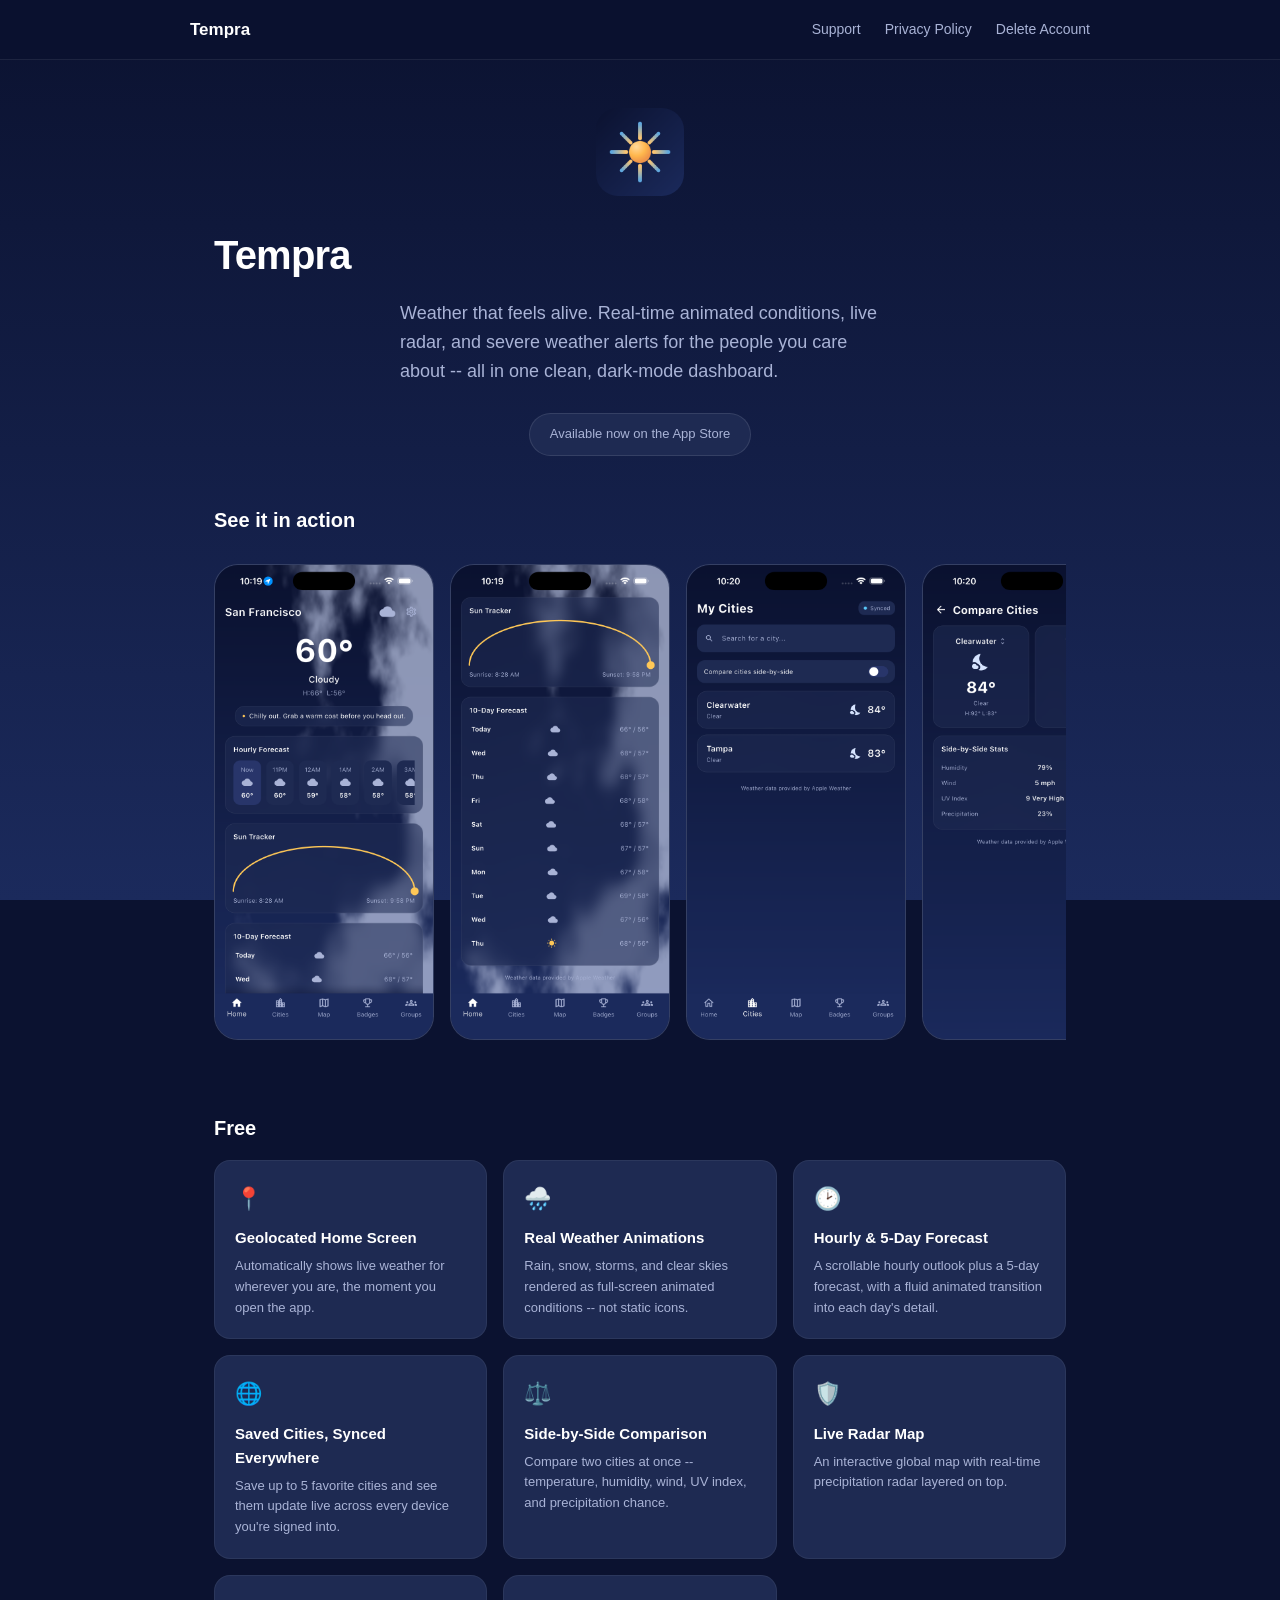
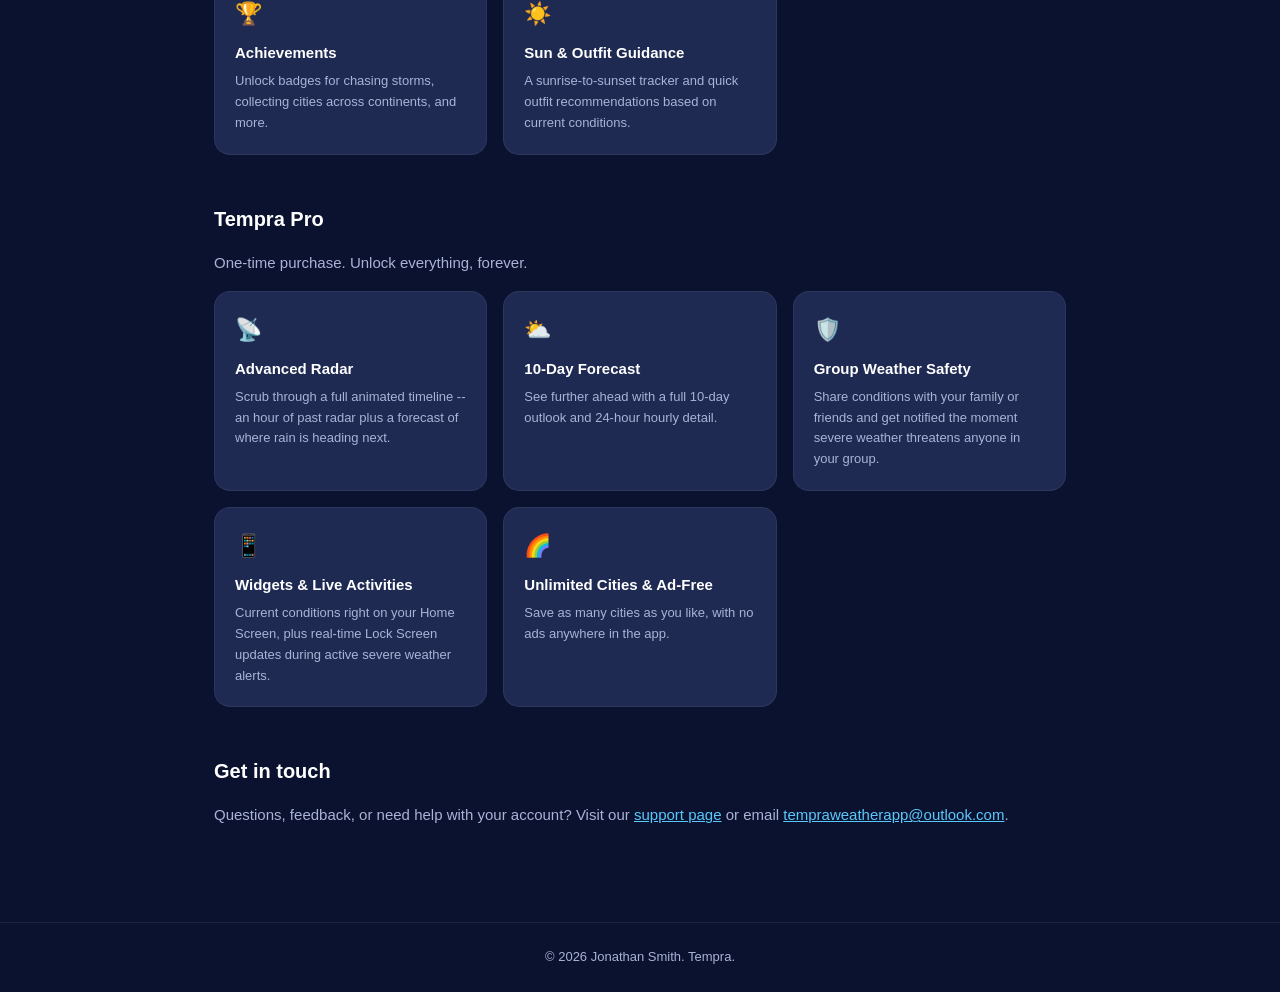
<file: index.html>
<!DOCTYPE html>
<html lang="en">
<head>
<meta charset="UTF-8">
<meta name="viewport" content="width=device-width, initial-scale=1">
<title>Tempra - Weather Companion</title>
<link rel="stylesheet" href="style.css">
</head>
<body>

<nav>
  <div class="container">
    <a href="index.html" class="brand">Tempra</a>
    <a href="support.html">Support</a>
    <a href="privacy.html">Privacy Policy</a>
    <a href="delete-account.html">Delete Account</a>
  </div>
</nav>

<div class="container">

  <div class="hero">
    <img src="tempra-icon.png" alt="Tempra app icon" class="hero-icon">
    <h1>Tempra</h1>
    <p class="tagline">Weather that feels alive. Real-time animated conditions, live radar, and severe weather alerts for the people you care about -- all in one clean, dark-mode dashboard.</p>
    <div class="badge-row">
      <a href="https://apps.apple.com/app/id6802151723" class="badge-pill" target="_blank" rel="noopener">Available now on the App Store</a>
    </div>
  </div>

  <h2>See it in action</h2>

  <div class="screenshot-gallery">
    <img src="screenshots/home.png" alt="Tempra home dashboard with current conditions and sun tracker">
    <img src="screenshots/home-forecast.png" alt="Tempra 10-day forecast">
    <img src="screenshots/cities.png" alt="Tempra saved cities">
    <img src="screenshots/compare.png" alt="Tempra side-by-side city comparison">
    <img src="screenshots/radar.png" alt="Tempra animated weather radar showing a live storm">
    <img src="screenshots/badges.png" alt="Tempra achievements and badges">
    <img src="screenshots/group-safety.png" alt="Tempra Group Weather Safety members list">
    <img src="screenshots/group-map.png" alt="Tempra Group Weather Safety map showing member locations">
  </div>

  <h2>Free</h2>

  <div class="feature-grid">
    <div class="feature-card">
      <span class="icon">&#128205;</span>
      <h3>Geolocated Home Screen</h3>
      <p>Automatically shows live weather for wherever you are, the moment you open the app.</p>
    </div>
    <div class="feature-card">
      <span class="icon">&#127783;&#65039;</span>
      <h3>Real Weather Animations</h3>
      <p>Rain, snow, storms, and clear skies rendered as full-screen animated conditions -- not static icons.</p>
    </div>
    <div class="feature-card">
      <span class="icon">&#128337;</span>
      <h3>Hourly & 5-Day Forecast</h3>
      <p>A scrollable hourly outlook plus a 5-day forecast, with a fluid animated transition into each day's detail.</p>
    </div>
    <div class="feature-card">
      <span class="icon">&#127760;</span>
      <h3>Saved Cities, Synced Everywhere</h3>
      <p>Save up to 5 favorite cities and see them update live across every device you're signed into.</p>
    </div>
    <div class="feature-card">
      <span class="icon">&#9878;&#65039;</span>
      <h3>Side-by-Side Comparison</h3>
      <p>Compare two cities at once -- temperature, humidity, wind, UV index, and precipitation chance.</p>
    </div>
    <div class="feature-card">
      <span class="icon">&#128737;&#65039;</span>
      <h3>Live Radar Map</h3>
      <p>An interactive global map with real-time precipitation radar layered on top.</p>
    </div>
    <div class="feature-card">
      <span class="icon">&#127942;</span>
      <h3>Achievements</h3>
      <p>Unlock badges for chasing storms, collecting cities across continents, and more.</p>
    </div>
    <div class="feature-card">
      <span class="icon">&#9728;&#65039;</span>
      <h3>Sun & Outfit Guidance</h3>
      <p>A sunrise-to-sunset tracker and quick outfit recommendations based on current conditions.</p>
    </div>
  </div>

  <h2>Tempra Pro</h2>
  <p>One-time purchase. Unlock everything, forever.</p>

  <div class="feature-grid">
    <div class="feature-card">
      <span class="icon">&#128225;</span>
      <h3>Advanced Radar</h3>
      <p>Scrub through a full animated timeline -- an hour of past radar plus a forecast of where rain is heading next.</p>
    </div>
    <div class="feature-card">
      <span class="icon">&#9925;&#65039;</span>
      <h3>10-Day Forecast</h3>
      <p>See further ahead with a full 10-day outlook and 24-hour hourly detail.</p>
    </div>
    <div class="feature-card">
      <span class="icon">&#128737;&#65039;</span>
      <h3>Group Weather Safety</h3>
      <p>Share conditions with your family or friends and get notified the moment severe weather threatens anyone in your group.</p>
    </div>
    <div class="feature-card">
      <span class="icon">&#128241;</span>
      <h3>Widgets & Live Activities</h3>
      <p>Current conditions right on your Home Screen, plus real-time Lock Screen updates during active severe weather alerts.</p>
    </div>
    <div class="feature-card">
      <span class="icon">&#127752;</span>
      <h3>Unlimited Cities & Ad-Free</h3>
      <p>Save as many cities as you like, with no ads anywhere in the app.</p>
    </div>
  </div>

  <h2>Get in touch</h2>
  <p>Questions, feedback, or need help with your account? Visit our <a href="support.html">support page</a> or email <a href="mailto:tempraweatherapp@outlook.com">tempraweatherapp@outlook.com</a>.</p>

</div>

<footer>&copy; 2026 Jonathan Smith. Tempra.</footer>

</body>
</html>
</file>
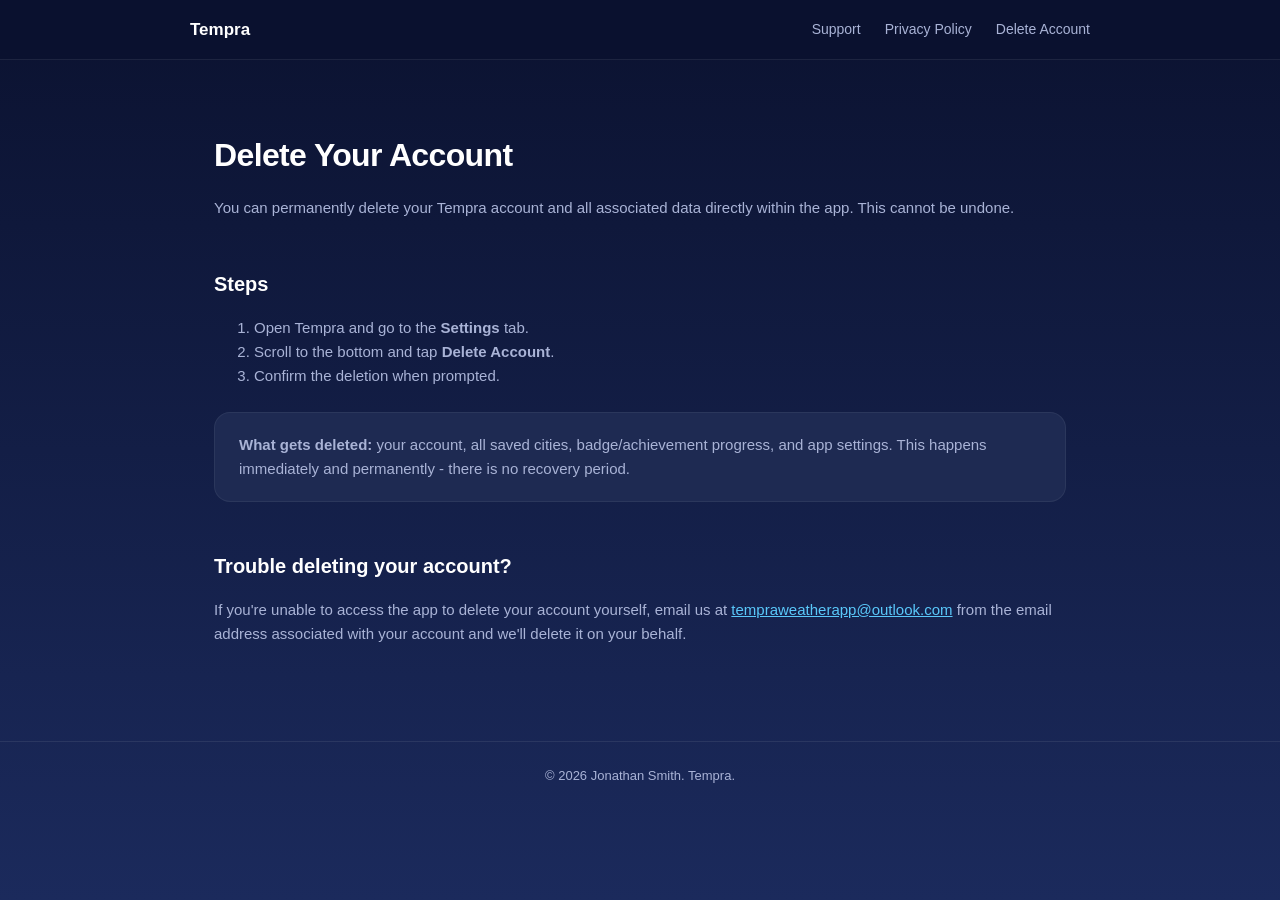
<file: delete-account.html>
<!DOCTYPE html>
<html lang="en">
<head>
  <meta charset="UTF-8">
  <meta name="viewport" content="width=device-width, initial-scale=1">
  <title>Delete Your Account - Tempra</title>
  <link rel="stylesheet" href="style.css">
</head>
<body>
  <nav>
    <div class="container">
      <a href="index.html" class="brand">Tempra</a>
      <a href="support.html">Support</a>
      <a href="privacy.html">Privacy Policy</a>
      <a href="delete-account.html">Delete Account</a>
    </div>
  </nav>

  <div class="container">
    <h1>Delete Your Account</h1>
    <p>You can permanently delete your Tempra account and all associated data directly within the app. This cannot be undone.</p>

    <h2>Steps</h2>
    <ol>
      <li>Open Tempra and go to the <strong>Settings</strong> tab.</li>
      <li>Scroll to the bottom and tap <strong>Delete Account</strong>.</li>
      <li>Confirm the deletion when prompted.</li>
    </ol>

    <div class="card">
      <p style="margin: 0;"><strong>What gets deleted:</strong> your account, all saved cities, badge/achievement progress, and app settings. This happens immediately and permanently - there is no recovery period.</p>
    </div>

    <h2>Trouble deleting your account?</h2>
    <p>If you're unable to access the app to delete your account yourself, email us at <a href="mailto:tempraweatherapp@outlook.com">tempraweatherapp@outlook.com</a> from the email address associated with your account and we'll delete it on your behalf.</p>
  </div>

  <footer>
    &copy; 2026 Jonathan Smith. Tempra.
  </footer>
</body>
</html>
</file>
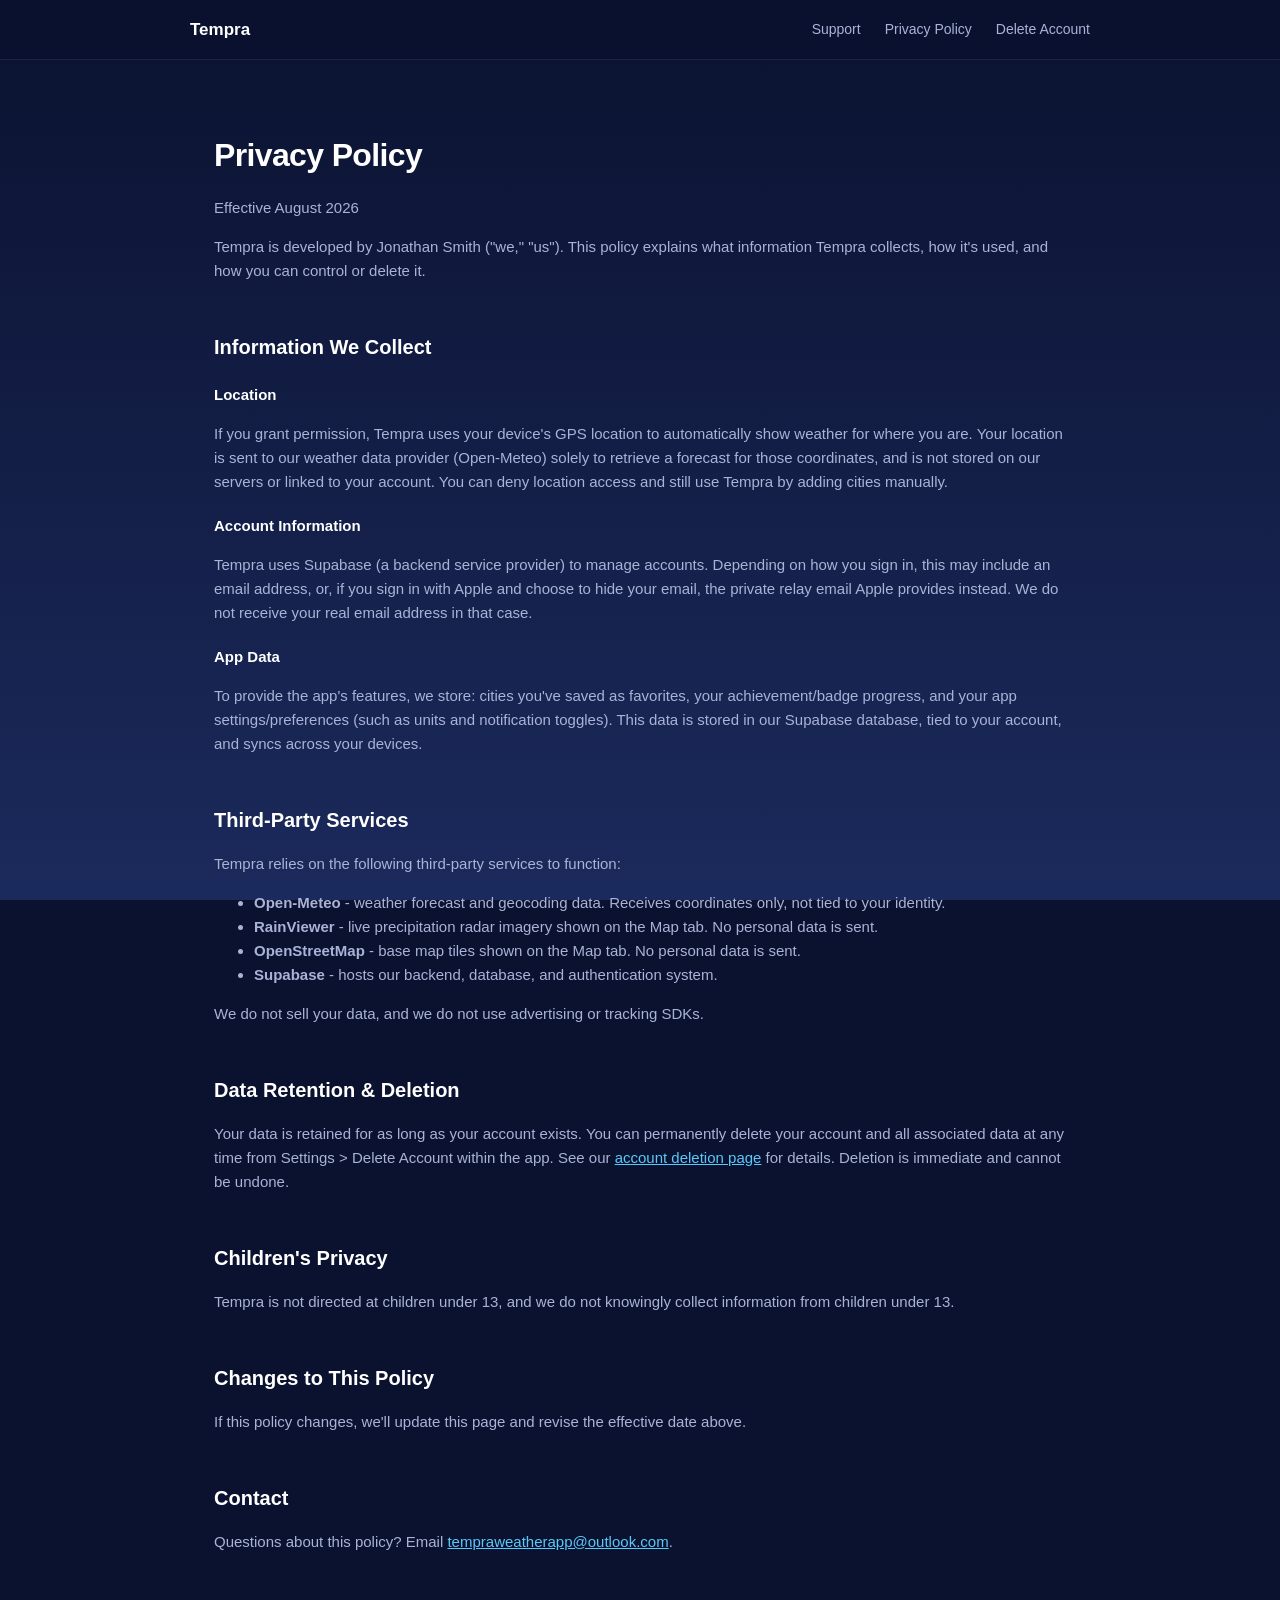
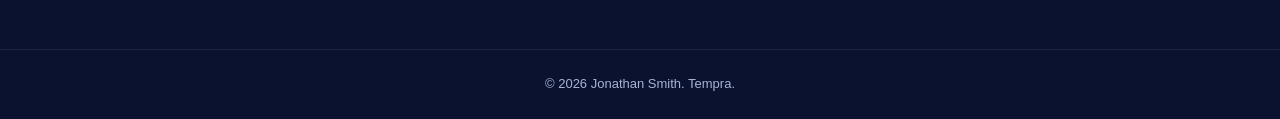
<file: privacy.html>
<!DOCTYPE html>
<html lang="en">
<head>
  <meta charset="UTF-8">
  <meta name="viewport" content="width=device-width, initial-scale=1">
  <title>Privacy Policy - Tempra</title>
  <link rel="stylesheet" href="style.css">
</head>
<body>
  <nav>
    <div class="container">
      <a href="index.html" class="brand">Tempra</a>
      <a href="support.html">Support</a>
      <a href="privacy.html">Privacy Policy</a>
      <a href="delete-account.html">Delete Account</a>
    </div>
  </nav>

  <div class="container">
    <h1>Privacy Policy</h1>
    <p>Effective August 2026</p>
    <p>Tempra is developed by Jonathan Smith ("we," "us"). This policy explains what information Tempra collects, how it's used, and how you can control or delete it.</p>

    <h2>Information We Collect</h2>

    <p class="faq-question">Location</p>
    <p>If you grant permission, Tempra uses your device's GPS location to automatically show weather for where you are. Your location is sent to our weather data provider (Open-Meteo) solely to retrieve a forecast for those coordinates, and is not stored on our servers or linked to your account. You can deny location access and still use Tempra by adding cities manually.</p>

    <p class="faq-question">Account Information</p>
    <p>Tempra uses Supabase (a backend service provider) to manage accounts. Depending on how you sign in, this may include an email address, or, if you sign in with Apple and choose to hide your email, the private relay email Apple provides instead. We do not receive your real email address in that case.</p>

    <p class="faq-question">App Data</p>
    <p>To provide the app's features, we store: cities you've saved as favorites, your achievement/badge progress, and your app settings/preferences (such as units and notification toggles). This data is stored in our Supabase database, tied to your account, and syncs across your devices.</p>

    <h2>Third-Party Services</h2>
    <p>Tempra relies on the following third-party services to function:</p>
    <ul>
      <li><strong>Open-Meteo</strong> - weather forecast and geocoding data. Receives coordinates only, not tied to your identity.</li>
      <li><strong>RainViewer</strong> - live precipitation radar imagery shown on the Map tab. No personal data is sent.</li>
      <li><strong>OpenStreetMap</strong> - base map tiles shown on the Map tab. No personal data is sent.</li>
      <li><strong>Supabase</strong> - hosts our backend, database, and authentication system.</li>
    </ul>
    <p>We do not sell your data, and we do not use advertising or tracking SDKs.</p>

    <h2>Data Retention &amp; Deletion</h2>
    <p>Your data is retained for as long as your account exists. You can permanently delete your account and all associated data at any time from Settings &gt; Delete Account within the app. See our <a href="delete-account.html">account deletion page</a> for details. Deletion is immediate and cannot be undone.</p>

    <h2>Children's Privacy</h2>
    <p>Tempra is not directed at children under 13, and we do not knowingly collect information from children under 13.</p>

    <h2>Changes to This Policy</h2>
    <p>If this policy changes, we'll update this page and revise the effective date above.</p>

    <h2>Contact</h2>
    <p>Questions about this policy? Email <a href="mailto:tempraweatherapp@outlook.com">tempraweatherapp@outlook.com</a>.</p>
  </div>

  <footer>
    &copy; 2026 Jonathan Smith. Tempra.
  </footer>
</body>
</html>
</file>
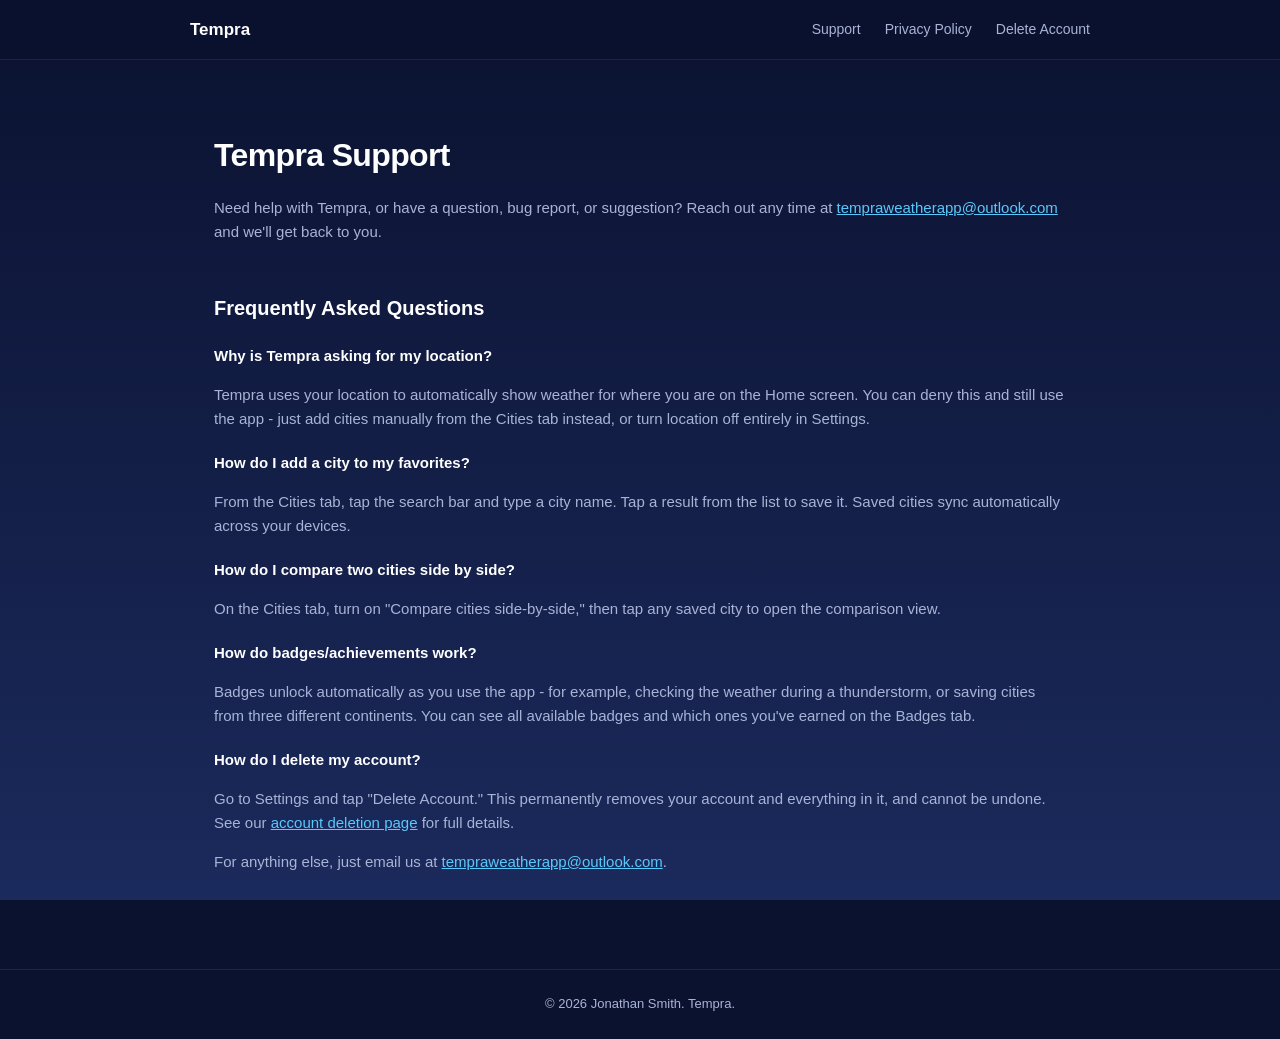
<file: support.html>
<!DOCTYPE html>
<html lang="en">
<head>
  <meta charset="UTF-8">
  <meta name="viewport" content="width=device-width, initial-scale=1">
  <title>Support - Tempra</title>
  <link rel="stylesheet" href="style.css">
</head>
<body>
  <nav>
    <div class="container">
      <a href="index.html" class="brand">Tempra</a>
      <a href="support.html">Support</a>
      <a href="privacy.html">Privacy Policy</a>
      <a href="delete-account.html">Delete Account</a>
    </div>
  </nav>

  <div class="container">
    <h1>Tempra Support</h1>
    <p>Need help with Tempra, or have a question, bug report, or suggestion? Reach out any time at <a href="mailto:tempraweatherapp@outlook.com">tempraweatherapp@outlook.com</a> and we'll get back to you.</p>

    <h2>Frequently Asked Questions</h2>

    <p class="faq-question">Why is Tempra asking for my location?</p>
    <p>Tempra uses your location to automatically show weather for where you are on the Home screen. You can deny this and still use the app - just add cities manually from the Cities tab instead, or turn location off entirely in Settings.</p>

    <p class="faq-question">How do I add a city to my favorites?</p>
    <p>From the Cities tab, tap the search bar and type a city name. Tap a result from the list to save it. Saved cities sync automatically across your devices.</p>

    <p class="faq-question">How do I compare two cities side by side?</p>
    <p>On the Cities tab, turn on "Compare cities side-by-side," then tap any saved city to open the comparison view.</p>

    <p class="faq-question">How do badges/achievements work?</p>
    <p>Badges unlock automatically as you use the app - for example, checking the weather during a thunderstorm, or saving cities from three different continents. You can see all available badges and which ones you've earned on the Badges tab.</p>

    <p class="faq-question">How do I delete my account?</p>
    <p>Go to Settings and tap "Delete Account." This permanently removes your account and everything in it, and cannot be undone. See our <a href="delete-account.html">account deletion page</a> for full details.</p>

    <p>For anything else, just email us at <a href="mailto:tempraweatherapp@outlook.com">tempraweatherapp@outlook.com</a>.</p>
  </div>

  <footer>
    &copy; 2026 Jonathan Smith. Tempra.
  </footer>
</body>
</html>
</file>
<file: style.css>
:root {
  color-scheme: dark;
  --bg-top: #0B1230;
  --bg-bottom: #1B2A5C;
  --surface: #1E2A52;
  --surface-alt: #28356A;
  --text-primary: #FFFFFF;
  --text-secondary: #A9B3D6;
  --accent-sun: #FFC857;
  --accent-rain: #5AC8FA;
  --max-width: 900px;
}

* {
  box-sizing: border-box;
}

/* Setting background on html AND body (not just body) is what stops
   the white flash on iOS Safari's elastic overscroll bounce, and
   avoids a white flash while the page's CSS is still loading. */
html {
  background: var(--bg-top);
}

body {
  margin: 0;
  padding: 0;
  min-height: 100vh;
  background: linear-gradient(180deg, var(--bg-top) 0%, var(--bg-bottom) 100%);
  background-attachment: fixed;
  color: var(--text-primary);
  font-family: -apple-system, BlinkMacSystemFont, "Segoe UI", Roboto, sans-serif;
  line-height: 1.6;
}

.container {
  max-width: var(--max-width);
  margin: 0 auto;
  padding: 48px 24px 80px;
}

nav {
  border-bottom: 1px solid rgba(255, 255, 255, 0.08);
  padding: 16px 24px;
  position: sticky;
  top: 0;
  background: rgba(11, 18, 48, 0.85);
  backdrop-filter: blur(12px);
  -webkit-backdrop-filter: blur(12px);
  z-index: 10;
}

nav .container {
  max-width: var(--max-width);
  margin: 0 auto;
  padding: 0;
  display: flex;
  align-items: center;
  gap: 24px;
}

nav a {
  color: var(--text-secondary);
  text-decoration: none;
  font-size: 14px;
}

nav a.brand {
  color: var(--text-primary);
  font-weight: 700;
  font-size: 17px;
  margin-right: auto;
}

nav a:hover {
  color: var(--accent-rain);
}

h1 {
  font-size: 32px;
  margin-bottom: 8px;
  letter-spacing: -0.02em;
}

h2 {
  font-size: 20px;
  margin-top: 48px;
  margin-bottom: 16px;
  color: var(--text-primary);
}

p {
  color: var(--text-secondary);
  font-size: 15px;
}

a {
  color: var(--accent-rain);
}

.faq-question {
  color: var(--text-primary);
  font-weight: 600;
  margin-top: 20px;
  margin-bottom: 4px;
}

.card {
  background: var(--surface);
  border: 1px solid rgba(255, 255, 255, 0.06);
  border-radius: 16px;
  padding: 20px 24px;
  margin: 24px 0;
}

ol, ul {
  color: var(--text-secondary);
  font-size: 15px;
}

footer {
  text-align: center;
  color: var(--text-secondary);
  font-size: 13px;
  padding: 24px;
  border-top: 1px solid rgba(255, 255, 255, 0.08);
}

/* ---- Homepage-specific ---- */


.hero-icon {
  width: 88px;
  height: 88px;
  border-radius: 22px;
  background: linear-gradient(135deg, var(--accent-sun), var(--accent-rain));
  margin: 0 auto 24px;
  display: flex;
  align-items: center;
  justify-content: center;
  font-size: 40px;
}

.hero h1 {
  font-size: 40px;
}

.hero p.tagline {
  font-size: 18px;
  color: var(--text-secondary);
  max-width: 480px;
  margin: 12px auto 28px;
}

.badge-row {
  display: flex;
  justify-content: center;
  gap: 12px;
  flex-wrap: wrap;
}

.badge-pill {
  display: inline-block;
  padding: 10px 20px;
  border-radius: 22px;
  background: var(--surface);
  border: 1px solid rgba(255, 255, 255, 0.1);
  color: var(--text-secondary);
  font-size: 13px;
  text-decoration: none;
}

.screenshot-gallery {
  display: flex;
  gap: 16px;
  overflow-x: auto;
  padding: 12px 4px 24px;
  scroll-snap-type: x mandatory;
}

.screenshot-gallery img {
  width: 220px;
  flex-shrink: 0;
  border-radius: 24px;
  border: 1px solid rgba(255, 255, 255, 0.1);
  scroll-snap-align: start;
  background: var(--surface);
}

.screenshot-placeholder {
  width: 220px;
  height: 476px;
  flex-shrink: 0;
  border-radius: 24px;
  border: 1px dashed rgba(255, 255, 255, 0.2);
  background: var(--surface);
  display: flex;
  align-items: center;
  justify-content: center;
  color: var(--text-secondary);
  font-size: 13px;
  text-align: center;
  padding: 16px;
  scroll-snap-align: start;
}

.feature-grid {
  display: grid;
  grid-template-columns: repeat(auto-fit, minmax(240px, 1fr));
  gap: 16px;
  margin-top: 16px;
}

.feature-card {
  background: var(--surface);
  border: 1px solid rgba(255, 255, 255, 0.06);
  border-radius: 16px;
  padding: 20px;
}

.feature-card .icon {
  font-size: 22px;
  margin-bottom: 10px;
  display: block;
}

.feature-card h3 {
  color: var(--text-primary);
  font-size: 15px;
  margin: 0 0 6px;
}

.feature-card p {
  font-size: 13px;
  margin: 0;
}
</file>
